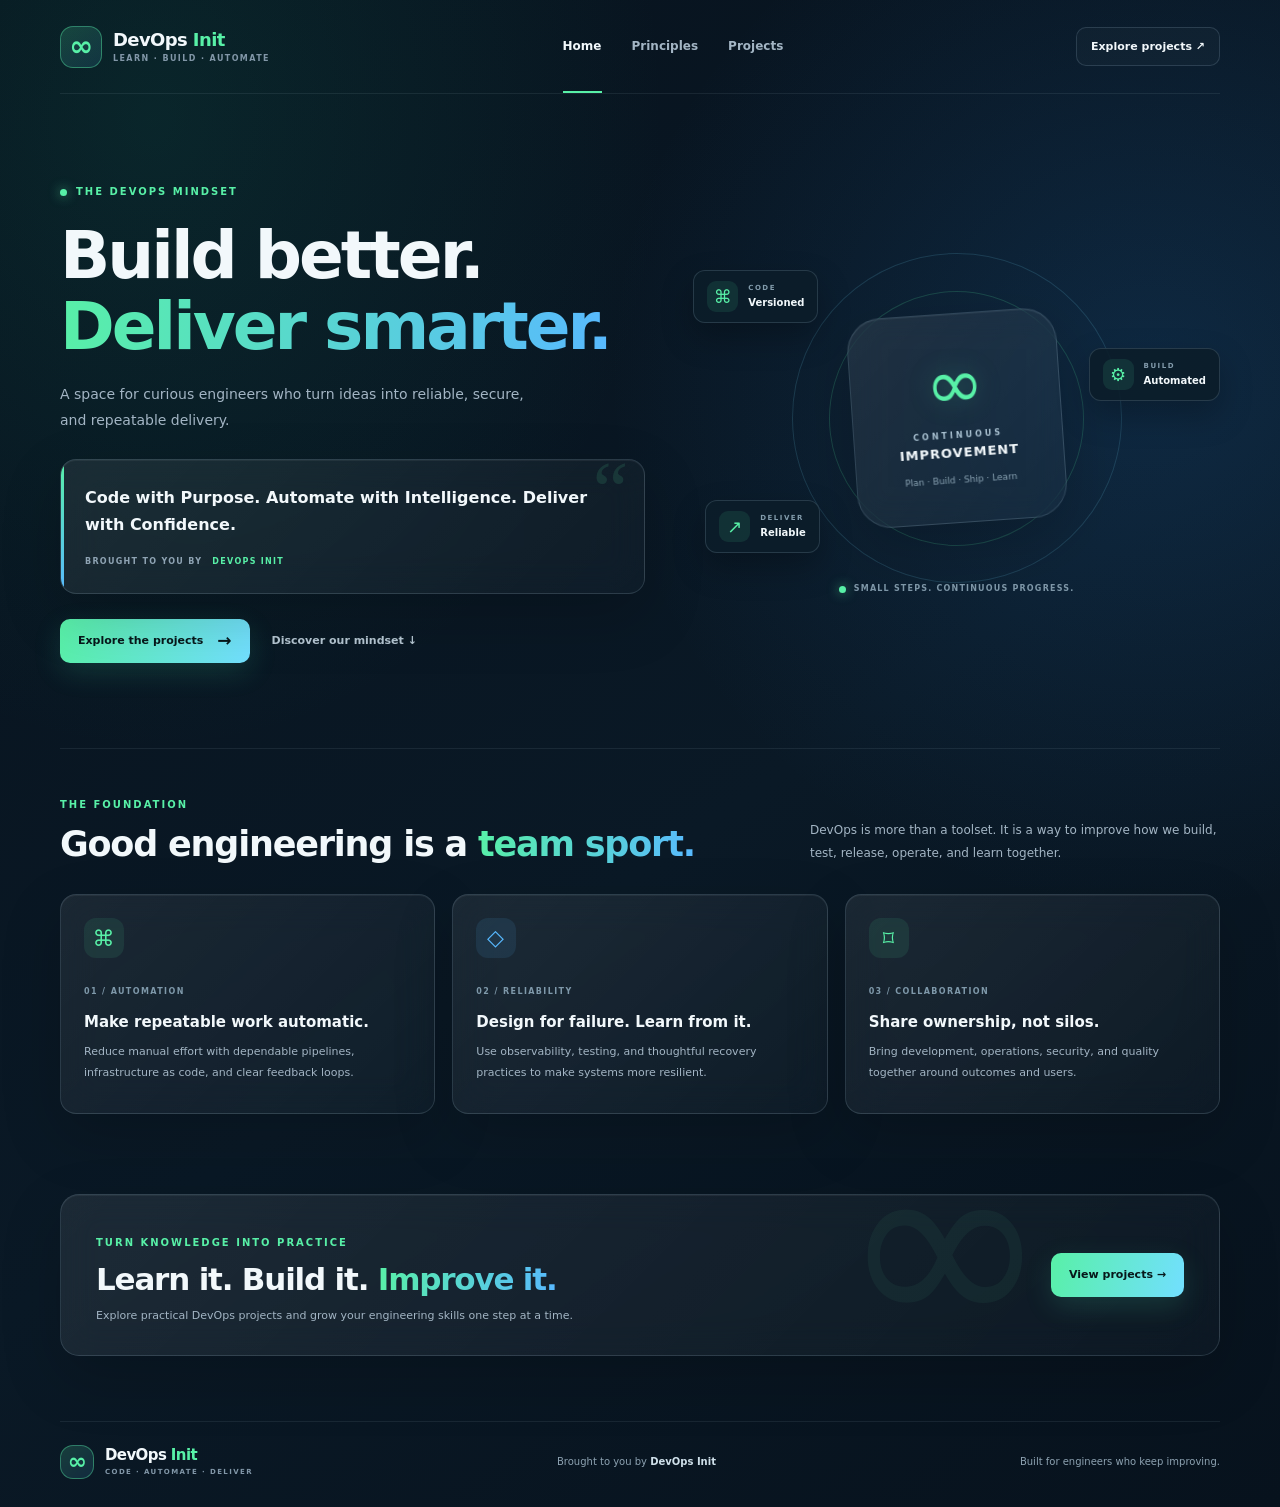
<file: index.html>
<!DOCTYPE html>
<html lang="en">
<head>
  <meta charset="UTF-8">
  <meta name="viewport" content="width=device-width, initial-scale=1">
  <meta name="description" content="DevOps Init — Code with Purpose. Automate with Intelligence. Deliver with Confidence.">
  <title>DevOps Init | Code. Automate. Deliver.</title>
  <link rel="stylesheet" href="style.css">
</head>
<body>
<header class="site-header container">
  <a class="brand" href="index.html"><span class="logo">∞</span><span>DevOps <b>Init</b><small>LEARN · BUILD · AUTOMATE</small></span></a>
  <nav><a class="active" href="index.html">Home</a><a href="#principles">Principles</a><a href="projects.html">Projects</a></nav>
  <a class="nav-cta" href="projects.html">Explore projects ↗</a>
</header>
<main>
  <section class="hero container">
    <div class="hero-copy">
      <p class="eyebrow"><i></i> THE DEVOPS MINDSET</p>
      <h1>Build better.<br><span>Deliver smarter.</span></h1>
      <p class="intro">A space for curious engineers who turn ideas into reliable, secure, and repeatable delivery.</p>
      <div class="quote glass">
        <span class="quote-mark">“</span>
        <blockquote>Code with Purpose. Automate with Intelligence. Deliver with Confidence.</blockquote>
        <p class="attribution">BROUGHT TO YOU BY <strong>DEVOPS INIT</strong></p>
      </div>
      <div class="actions"><a class="button" href="projects.html">Explore the projects <b>→</b></a><a class="sub-link" href="#principles">Discover our mindset ↓</a></div>
    </div>
    <div class="hero-art" aria-label="Continuous improvement illustration">
      <div class="orbit orbit-a"></div><div class="orbit orbit-b"></div>
      <div class="core glass"><span>∞</span><small>CONTINUOUS</small><b>IMPROVEMENT</b><p>Plan · Build · Ship · Learn</p></div>
      <div class="float-chip chip-one"><em>⌘</em><span><small>CODE</small><b>Versioned</b></span></div>
      <div class="float-chip chip-two"><em>⚙</em><span><small>BUILD</small><b>Automated</b></span></div>
      <div class="float-chip chip-three"><em>↗</em><span><small>DELIVER</small><b>Reliable</b></span></div>
      <p class="art-caption"><i></i> SMALL STEPS. CONTINUOUS PROGRESS.</p>
    </div>
  </section>
  <section class="container principles" id="principles">
    <div class="section-head"><div><p class="eyebrow">THE FOUNDATION</p><h2>Good engineering is a <span>team sport.</span></h2></div><p>DevOps is more than a toolset. It is a way to improve how we build, test, release, operate, and learn together.</p></div>
    <div class="cards">
      <article class="glass"><div class="card-icon green">⌘</div><small>01 / AUTOMATION</small><h3>Make repeatable work automatic.</h3><p>Reduce manual effort with dependable pipelines, infrastructure as code, and clear feedback loops.</p></article>
      <article class="glass"><div class="card-icon blue">◇</div><small>02 / RELIABILITY</small><h3>Design for failure. Learn from it.</h3><p>Use observability, testing, and thoughtful recovery practices to make systems more resilient.</p></article>
      <article class="glass"><div class="card-icon green">⌑</div><small>03 / COLLABORATION</small><h3>Share ownership, not silos.</h3><p>Bring development, operations, security, and quality together around outcomes and users.</p></article>
    </div>
  </section>
  <section class="container bottom-cta"><div class="glass cta"><div><p class="eyebrow">TURN KNOWLEDGE INTO PRACTICE</p><h2>Learn it. Build it. <span>Improve it.</span></h2><p>Explore practical DevOps projects and grow your engineering skills one step at a time.</p></div><a class="button" href="projects.html">View projects →</a><span class="cta-watermark">∞</span></div></section>
</main>
<footer class="site-footer container"><a class="brand" href="index.html"><span class="logo">∞</span><span>DevOps <b>Init</b><small>CODE · AUTOMATE · DELIVER</small></span></a><p>Brought to you by <strong>DevOps Init</strong></p><p class="footer-note">Built for engineers who keep improving.</p></footer>
</body>
</html>
</file>
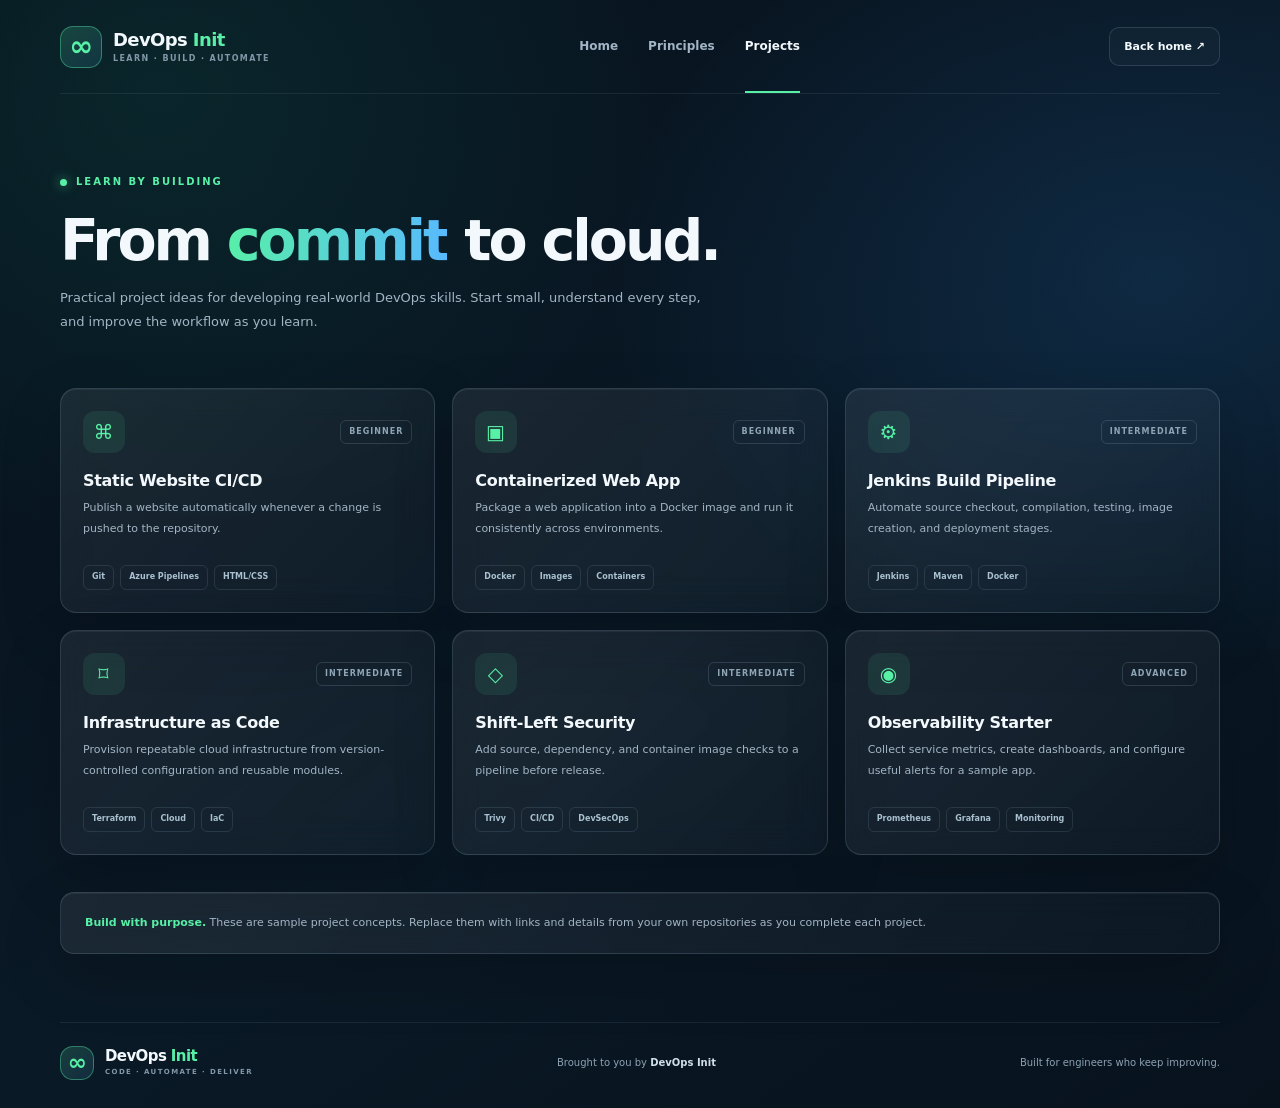
<file: projects.html>
<!DOCTYPE html>
<html lang="en">
<head>
  <meta charset="UTF-8">
  <meta name="viewport" content="width=device-width, initial-scale=1">
  <meta name="description" content="Practical DevOps learning projects from DevOps Init.">
  <title>Projects | DevOps Init</title>
  <link rel="stylesheet" href="style.css">
</head>
<body>
<header class="site-header container">
  <a class="brand" href="index.html"><span class="logo">∞</span><span>DevOps <b>Init</b><small>LEARN · BUILD · AUTOMATE</small></span></a>
  <nav><a href="index.html">Home</a><a href="index.html#principles">Principles</a><a class="active" href="projects.html">Projects</a></nav>
  <a class="nav-cta" href="index.html">Back home ↗</a>
</header>
<main class="container">
  <section class="page-hero">
    <p class="eyebrow"><i></i> LEARN BY BUILDING</p>
    <h1>From <span>commit</span> to cloud.</h1>
    <p>Practical project ideas for developing real-world DevOps skills. Start small, understand every step, and improve the workflow as you learn.</p>
  </section>
  <section class="project-grid" aria-label="Sample DevOps projects">
    <article class="project-card glass"><div class="project-top"><div class="project-icon">⌘</div><span class="project-level">BEGINNER</span></div><h2>Static Website CI/CD</h2><p>Publish a website automatically whenever a change is pushed to the repository.</p><div class="tags"><span class="tag">Git</span><span class="tag">Azure Pipelines</span><span class="tag">HTML/CSS</span></div></article>
    <article class="project-card glass"><div class="project-top"><div class="project-icon">▣</div><span class="project-level">BEGINNER</span></div><h2>Containerized Web App</h2><p>Package a web application into a Docker image and run it consistently across environments.</p><div class="tags"><span class="tag">Docker</span><span class="tag">Images</span><span class="tag">Containers</span></div></article>
    <article class="project-card glass"><div class="project-top"><div class="project-icon">⚙</div><span class="project-level">INTERMEDIATE</span></div><h2>Jenkins Build Pipeline</h2><p>Automate source checkout, compilation, testing, image creation, and deployment stages.</p><div class="tags"><span class="tag">Jenkins</span><span class="tag">Maven</span><span class="tag">Docker</span></div></article>
    <article class="project-card glass"><div class="project-top"><div class="project-icon">⌑</div><span class="project-level">INTERMEDIATE</span></div><h2>Infrastructure as Code</h2><p>Provision repeatable cloud infrastructure from version-controlled configuration and reusable modules.</p><div class="tags"><span class="tag">Terraform</span><span class="tag">Cloud</span><span class="tag">IaC</span></div></article>
    <article class="project-card glass"><div class="project-top"><div class="project-icon">◇</div><span class="project-level">INTERMEDIATE</span></div><h2>Shift-Left Security</h2><p>Add source, dependency, and container image checks to a pipeline before release.</p><div class="tags"><span class="tag">Trivy</span><span class="tag">CI/CD</span><span class="tag">DevSecOps</span></div></article>
    <article class="project-card glass"><div class="project-top"><div class="project-icon">◉</div><span class="project-level">ADVANCED</span></div><h2>Observability Starter</h2><p>Collect service metrics, create dashboards, and configure useful alerts for a sample app.</p><div class="tags"><span class="tag">Prometheus</span><span class="tag">Grafana</span><span class="tag">Monitoring</span></div></article>
  </section>
  <aside class="project-note glass"><strong>Build with purpose.</strong> These are sample project concepts. Replace them with links and details from your own repositories as you complete each project.</aside>
</main>
<footer class="site-footer container"><a class="brand" href="index.html"><span class="logo">∞</span><span>DevOps <b>Init</b><small>CODE · AUTOMATE · DELIVER</small></span></a><p>Brought to you by <strong>DevOps Init</strong></p><p class="footer-note">Built for engineers who keep improving.</p></footer>
</body>
</html>
</file>
<file: style.css>
/* DevOps Init — green/blue glassmorphism */
:root{color-scheme:dark;--bg:#07131f;--text:#f2f8fb;--muted:#a3b5c4;--green:#58f0a7;--blue:#58b9ff;--border:rgba(191,226,245,.15);--max:1160px}
*{box-sizing:border-box}html{scroll-behavior:smooth}body{margin:0;min-height:100vh;overflow-x:hidden;color:var(--text);font-family:Inter,ui-sans-serif,system-ui,-apple-system,"Segoe UI",sans-serif;line-height:1.6;background:radial-gradient(ellipse at 12% 8%,rgba(20,129,103,.17),transparent 32rem),radial-gradient(ellipse at 90% 25%,rgba(34,112,189,.19),transparent 34rem),linear-gradient(145deg,#07121d,#0a1926 55%,#07121d)}
a{color:inherit;text-decoration:none}.container{width:min(var(--max),calc(100% - 48px));margin-inline:auto}.glass{background:linear-gradient(135deg,rgba(255,255,255,.075),rgba(255,255,255,.025));border:1px solid var(--border);box-shadow:0 22px 60px rgba(0,0,0,.18),inset 0 1px 0 rgba(255,255,255,.055);backdrop-filter:blur(18px);-webkit-backdrop-filter:blur(18px)}
.site-header{min-height:94px;display:flex;align-items:center;justify-content:space-between;gap:24px;border-bottom:1px solid rgba(210,235,250,.08)}.brand{display:inline-flex;align-items:center;gap:11px;font-size:18px;font-weight:800;letter-spacing:-.6px;line-height:1.1;flex-shrink:0}.brand b{color:var(--green)}.brand small{display:block;margin-top:5px;color:#8297a8;font-size:8px;font-weight:700;letter-spacing:1.4px}.logo{display:grid;place-items:center;width:42px;height:42px;border-radius:13px;border:1px solid rgba(88,240,167,.4);background:linear-gradient(145deg,rgba(88,240,167,.18),rgba(88,185,255,.12));color:var(--green);font-size:29px}
nav{display:flex;gap:30px;color:var(--muted);font-size:12px;font-weight:600}nav a:hover,nav .active{color:var(--text)}nav .active{position:relative}nav .active:after{content:"";position:absolute;left:0;right:0;bottom:-37px;height:2px;background:var(--green)}.nav-cta{padding:10px 14px;border:1px solid var(--border);border-radius:10px;font-size:11px;font-weight:700;background:rgba(255,255,255,.025)}.nav-cta:hover{border-color:var(--green)}
.hero{display:grid;grid-template-columns:1fr .9fr;gap:48px;align-items:center;padding-top:80px;padding-bottom:85px}.eyebrow{display:flex;align-items:center;gap:9px;color:var(--green);font-size:10px;font-weight:800;letter-spacing:2px}.eyebrow i,.art-caption i{display:inline-block;width:7px;height:7px;border-radius:50%;background:var(--green);box-shadow:0 0 12px rgba(88,240,167,.7)}
h1{margin:20px 0 18px;font-size:clamp(42px,5.2vw,66px);line-height:1.08;letter-spacing:-3px;font-weight:800}h1 span,h2 span{color:transparent;background:linear-gradient(95deg,var(--green),var(--blue));-webkit-background-clip:text;background-clip:text}.intro{max-width:480px;margin:0 0 25px;color:var(--muted);font-size:14px;line-height:1.9}.quote{position:relative;padding:24px;border-radius:16px;overflow:hidden}.quote:before{content:"";position:absolute;top:0;left:0;bottom:0;width:3px;background:linear-gradient(var(--green),var(--blue))}.quote-mark{position:absolute;top:-15px;right:16px;font:80px Georgia,serif;color:rgba(88,240,167,.12)}blockquote{position:relative;margin:0 0 18px;font-size:16px;line-height:1.7;font-weight:700}.attribution{margin:0;color:#8fa4b4;font-size:8px;letter-spacing:1.3px;font-weight:700}.attribution strong{color:var(--green);margin-left:6px}.actions{display:flex;align-items:center;gap:22px;flex-wrap:wrap;margin-top:25px}.button{display:inline-flex;align-items:center;justify-content:center;gap:14px;min-height:44px;padding:0 18px;border-radius:10px;color:#07171a;background:linear-gradient(105deg,var(--green),#72dfff);box-shadow:0 9px 28px rgba(65,219,171,.16);font-size:11px;font-weight:800;transition:transform .2s}.button:hover{transform:translateY(-2px)}.button b{font-size:17px}.sub-link{color:#b6c7d3;font-size:11px;font-weight:700}.sub-link:hover{color:var(--green)}
.hero-art{position:relative;display:grid;place-items:center;min-height:380px}.orbit{position:absolute;border:1px solid rgba(108,202,232,.17);border-radius:50%}.orbit-a{width:330px;height:330px;transform:rotate(-22deg)}.orbit-b{width:255px;height:255px;border-color:rgba(88,240,167,.18);transform:rotate(38deg)}.core{z-index:1;display:flex;flex-direction:column;align-items:center;justify-content:center;width:210px;height:210px;border-radius:34px;transform:rotate(-4deg)}.core>span{font-size:70px;line-height:1.05;color:var(--green);text-shadow:0 0 28px rgba(88,240,167,.25)}.core small{margin-top:8px;color:#a8c0d0;font-size:8px;font-weight:800;letter-spacing:3px}.core b{font-size:13px;letter-spacing:1px}.core p{margin:10px 0 0;color:#8ba4b4;font-size:9px}.float-chip{position:absolute;z-index:2;display:flex;align-items:center;gap:10px;padding:10px 13px;border-radius:12px;background:rgba(12,29,42,.9);border:1px solid rgba(191,226,245,.15);box-shadow:0 14px 32px rgba(0,0,0,.25)}.float-chip em{display:grid;place-items:center;width:31px;height:31px;border-radius:9px;background:rgba(88,240,167,.1);color:var(--green);font-style:normal;font-size:18px}.float-chip small,.float-chip b{display:block}.float-chip small{color:#839cac;font-size:7px;letter-spacing:1.5px;font-weight:800}.float-chip b{font-size:10px}.chip-one{top:42px;left:0}.chip-two{top:120px;right:0}.chip-three{bottom:55px;left:12px}.art-caption{position:absolute;bottom:5px;display:flex;align-items:center;gap:8px;color:#7f98a9;font-size:8px;font-weight:700;letter-spacing:1.2px}
.principles{padding-top:38px;padding-bottom:80px;border-top:1px solid rgba(210,235,250,.08)}.section-head{display:flex;align-items:end;justify-content:space-between;gap:35px;margin-bottom:29px}h2{margin:10px 0 0;font-size:clamp(25px,3vw,35px);line-height:1.2;letter-spacing:-1.2px}.section-head>p{max-width:410px;margin:0;color:var(--muted);font-size:12px;line-height:1.9}.cards{display:grid;grid-template-columns:repeat(3,1fr);gap:17px}.cards article{min-height:220px;padding:23px;border-radius:16px;transition:transform .2s,border-color .2s}.cards article:hover,.project-card:hover{transform:translateY(-4px);border-color:rgba(88,240,167,.35)}.card-icon{display:grid;place-items:center;width:40px;height:40px;margin-bottom:18px;border-radius:12px;font-size:22px}.green{color:var(--green);background:rgba(88,240,167,.09)}.blue{color:var(--blue);background:rgba(88,185,255,.1)}.cards article>small{color:#7f99aa;font-size:8px;font-weight:800;letter-spacing:1.4px}.cards h3{margin:9px 0 8px;font-size:15px}.cards article p,.project-card p{margin:0;color:var(--muted);font-size:11px;line-height:1.9}
.bottom-cta{padding-bottom:65px}.cta{position:relative;display:flex;align-items:center;justify-content:space-between;gap:25px;overflow:hidden;padding:30px 35px;border-radius:19px}.cta>div{z-index:1}.cta h2{font-size:clamp(23px,3vw,31px)}.cta p:not(.eyebrow){margin:9px 0 0;color:var(--muted);font-size:11px}.cta .button{z-index:1;flex-shrink:0}.cta-watermark{position:absolute;right:170px;top:-75px;color:rgba(88,240,167,.055);font-size:250px;line-height:1}
.site-footer{display:flex;align-items:center;justify-content:space-between;gap:18px;padding-top:22px;padding-bottom:27px;border-top:1px solid rgba(210,235,250,.08)}.site-footer .logo{width:34px;height:34px;font-size:23px}.site-footer .brand{font-size:15px}.site-footer .brand small{font-size:7px}.site-footer p{color:#8da2b1;font-size:10px}.site-footer strong{color:#cfe0ea}.footer-note{color:#8da2b1;font-size:10px}
.page-hero{padding-top:70px;padding-bottom:40px}.page-hero h1{max-width:800px;margin-bottom:14px;font-size:clamp(39px,5vw,57px)}.page-hero>p:last-child{max-width:650px;color:var(--muted);font-size:13px;line-height:1.9}.project-grid{display:grid;grid-template-columns:repeat(3,1fr);gap:17px;padding-bottom:75px}.project-card{display:flex;flex-direction:column;min-height:225px;padding:22px;border-radius:16px;transition:transform .2s,border-color .2s}.project-top{display:flex;align-items:center;justify-content:space-between;margin-bottom:18px}.project-icon{display:grid;place-items:center;width:42px;height:42px;border-radius:12px;color:var(--green);background:rgba(88,240,167,.09);font-size:20px}.project-level{padding:5px 8px;border:1px solid var(--border);border-radius:6px;color:#8ea5b5;font-size:8px;font-weight:800;letter-spacing:1px}.project-card h2{margin:0 0 8px;font-size:16px;letter-spacing:-.3px}.project-card p{margin-bottom:18px}.tags{display:flex;flex-wrap:wrap;gap:6px;margin-top:auto}.tag{padding:5px 8px;border:1px solid rgba(180,216,235,.12);border-radius:6px;color:#a8c0cf;font-size:8px;font-weight:600}.project-note{margin:-38px 0 68px;padding:21px 24px;border-radius:14px;color:var(--muted);font-size:11px}.project-note strong{color:var(--green)}
@media(max-width:900px){.hero{gap:20px;grid-template-columns:1fr .8fr}.hero-art{transform:scale(.9)}nav{gap:17px}.project-grid{grid-template-columns:repeat(2,1fr)}}
@media(max-width:680px){.container{width:calc(100% - 32px)}.site-header{min-height:78px;gap:10px}.brand{font-size:15px;gap:8px}.logo{width:35px;height:35px}nav{gap:12px;font-size:10px}.nav-cta{display:none}nav .active:after{bottom:-30px}.hero{grid-template-columns:1fr;padding-top:48px;padding-bottom:48px;gap:6px}h1{font-size:clamp(42px,12vw,60px);letter-spacing:-2.5px}.intro{font-size:13px}.hero-art{min-height:335px;transform:none;margin-top:8px}.orbit-a{width:290px;height:290px}.orbit-b{width:230px;height:230px}.core{width:185px;height:185px}.core>span{font-size:60px}.chip-one{top:32px;left:0}.chip-two{top:103px;right:0}.chip-three{left:0;bottom:44px}.art-caption{font-size:7px}.section-head{align-items:start;flex-direction:column;gap:12px}.cards,.project-grid{grid-template-columns:1fr}.cards article{min-height:0}.principles{padding-bottom:52px}.cta{align-items:flex-start;flex-direction:column;padding:24px}.cta-watermark{right:-5px;top:0;font-size:150px}.bottom-cta{padding-bottom:45px}.site-footer{align-items:flex-start;flex-direction:column;gap:7px}.site-footer p,.footer-note{margin:0}.page-hero{padding-top:48px}.page-hero h1{font-size:42px}.project-note{margin-top:-38px}}
@media(prefers-reduced-motion:reduce){*,*:before,*:after{scroll-behavior:auto!important;transition:none!important}}
</file>
